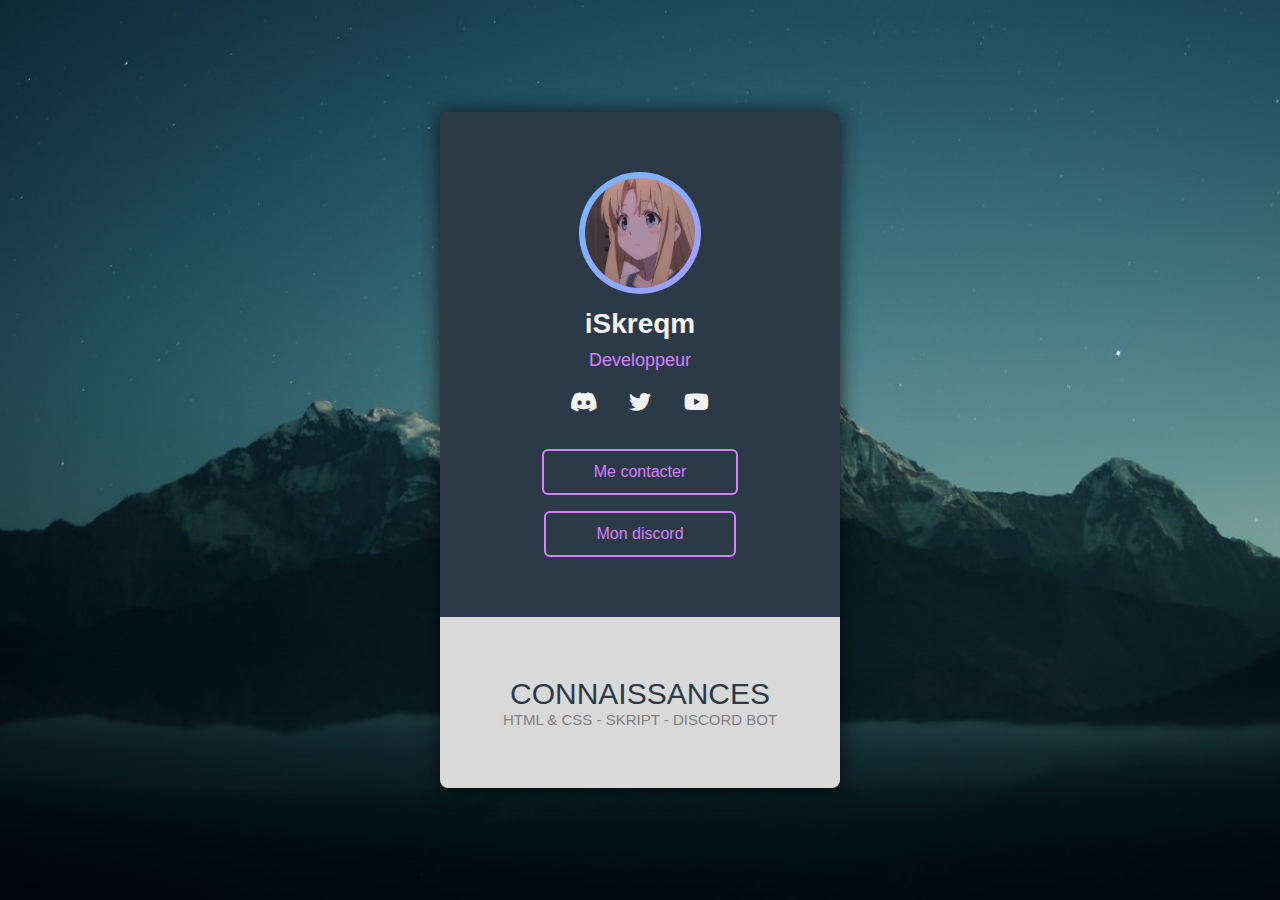
<file: index.html>
<!DOCTYPE html>
<html lang="fr">
<head>
  <meta charset="UTF-8">
  <meta name="viewport" content="width=device-width, initial-scale=1.0">
  <title>iSkreqm Webpage</title>
  <link rel="stylesheet" href="https://cdnjs.cloudflare.com/ajax/libs/font-awesome/5.14.0/css/all.min.css"/>
  <link rel="stylesheet" href="style.css">
</head>
<body>
	  <div class="profile-card">
	    <div class="card-header">
	      <div class="pic">
	        <img src="pic.png" alt="">
	      </div>
	      <div class="name">iSkreqm</div>
	      <div class="desc">Developpeur</div>
	      <div class="sm">
	        <a href="https://discord.gg/UGsQ2kq" class="fab fa-discord"></a>
	        <a href="https://twitter.com/iskreqm" class="fab fa-twitter"></a>
	        <a href="https://www.youtube.com/channel/UC-pcjhtpfElapanF78Rorhg?view_as=subscriber" class="fab fa-youtube"></a>
	      </div>
	      <a href="contact.html" class="contact-btn">Me contacter</a>
	      <a href="space.html" class="discord-btn">Mon discord</a>
	    </div>
	    <div class="card-footer">
	      <div class="numbers">
	        <div class="item">
	          <span>Connaissances</span>
	          HTML & CSS  - SKRIPT  -  DISCORD BOT
	        </div>
	      </div>
		</div>
	  </div>
</body>
</html>
</file>
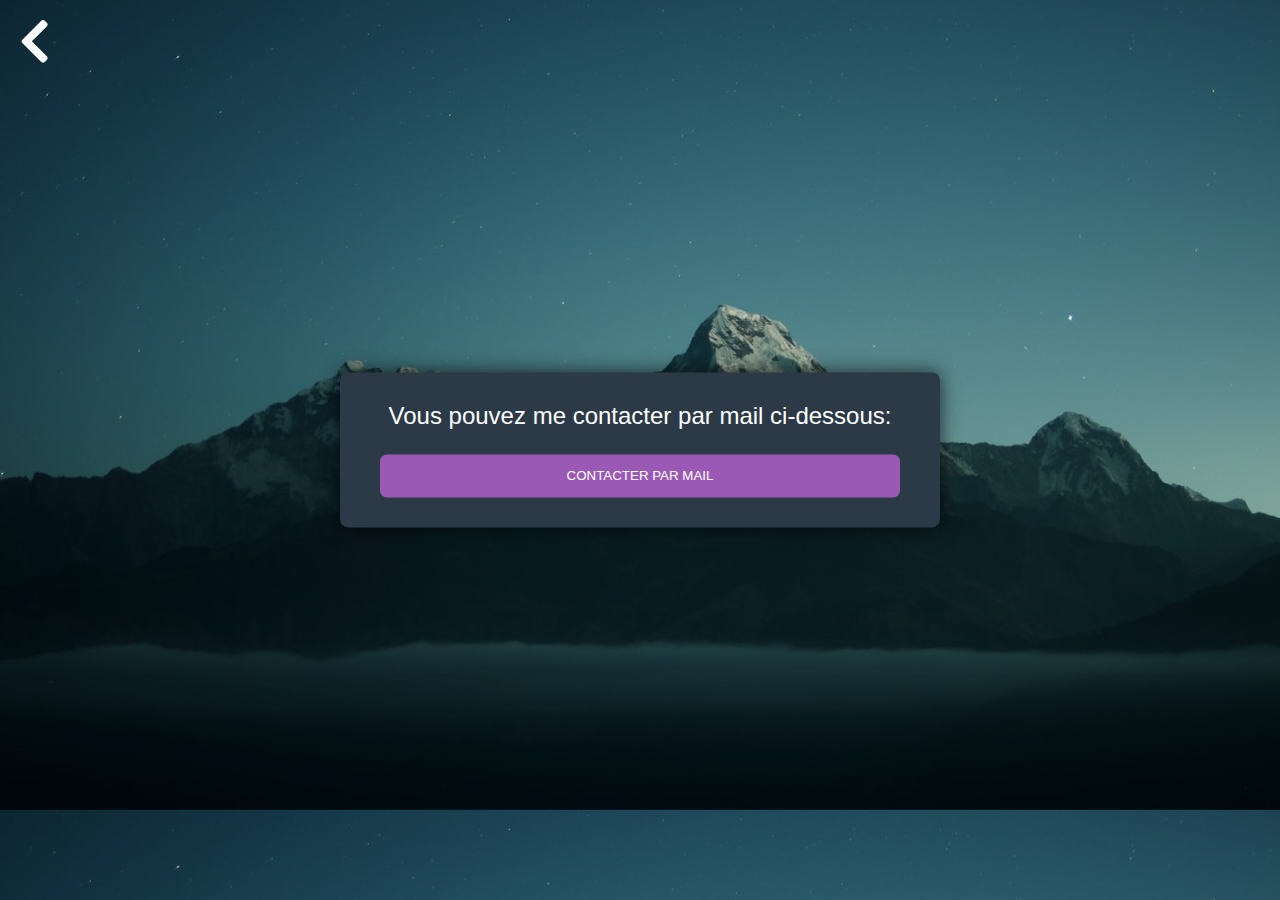
<file: contact.html>
<!DOCTYPE html>
<html lang="en" dir="ltr">
  <head>
    <meta charset="utf-8">
    <title>Contact</title>
    <link rel="stylesheet" href="https://cdnjs.cloudflare.com/ajax/libs/font-awesome/5.14.0/css/all.min.css"/>
    <link rel="stylesheet" href="contact.css">
  </head>
  <body>
    <a class="retour" href="index.html">
    <i class="fas fa-chevron-left"></i>
    </a>
    <div class="contact-form">
        <form action="mailto:paul.rives@devoirs.com" method="post" enctype="text/plain">
          <h1 class=title>Vous pouvez me contacter par mail ci-dessous:</h1>
            <input class="btn" type="submit" value="Contacter par mail">
        </form>
      </div>
  </body>
</html>

<!--
<!DOCTYPE html>
<html>
  <head>
    <title>Gmail API Quickstart</title>
    <meta charset="utf-8" />
  </head>
  <body>
    <p>Gmail API Quickstart</p>

   Add buttons to initiate auth sequence and sign out
    <button id="authorize_button" style="display: none;">Authorize</button>
    <button id="signout_button" style="display: none;">Sign Out</button>

    <pre id="content" style="white-space: pre-wrap;"></pre>

    <script type="text/javascript">
      // Client ID and API key from the Developer Console
      var CLIENT_ID = '970936697644-oc8l16pfsdq2u3r77k0k1m99259hb4ba.apps.googleusercontent.com';
      var API_KEY = 'AIzaSyCmly5xbitdtPTNeTMtwfE3FDOI5uFwo5o';

      // Array of API discovery doc URLs for APIs used by the quickstart
      var DISCOVERY_DOCS = ["https://www.googleapis.com/discovery/v1/apis/gmail/v1/rest"];

      // Authorization scopes required by the API; multiple scopes can be
      // included, separated by spaces.
      var SCOPES = 'https://www.googleapis.com/auth/gmail.readonly';

      var authorizeButton = document.getElementById('authorize_button');
      var signoutButton = document.getElementById('signout_button');

      /**
       *  On load, called to load the auth2 library and API client library.
       */
      function handleClientLoad() {
        gapi.load('client:auth2', initClient);
      }

      /**
       *  Initializes the API client library and sets up sign-in state
       *  listeners.
       */
      function initClient() {
        gapi.client.init({
          apiKey: API_KEY,
          clientId: CLIENT_ID,
          discoveryDocs: DISCOVERY_DOCS,
          scope: SCOPES
        }).then(function () {
          // Listen for sign-in state changes.
          gapi.auth2.getAuthInstance().isSignedIn.listen(updateSigninStatus);

          // Handle the initial sign-in state.
          updateSigninStatus(gapi.auth2.getAuthInstance().isSignedIn.get());
          authorizeButton.onclick = handleAuthClick;
          signoutButton.onclick = handleSignoutClick;
        }, function(error) {
          appendPre(JSON.stringify(error, null, 2));
        });
      }

      /**
       *  Called when the signed in status changes, to update the UI
       *  appropriately. After a sign-in, the API is called.
       */
      function updateSigninStatus(isSignedIn) {
        if (isSignedIn) {
          authorizeButton.style.display = 'none';
          signoutButton.style.display = 'block';
          listLabels();
        } else {
          authorizeButton.style.display = 'block';
          signoutButton.style.display = 'none';
        }
      }

      /**
       *  Sign in the user upon button click.
       */
      function handleAuthClick(event) {
        gapi.auth2.getAuthInstance().signIn();
      }

      /**
       *  Sign out the user upon button click.
       */
      function handleSignoutClick(event) {
        gapi.auth2.getAuthInstance().signOut();
      }

      /**
       * Append a pre element to the body containing the given message
       * as its text node. Used to display the results of the API call.
       *
       * @param {string} message Text to be placed in pre element.
       */
      function appendPre(message) {
        var pre = document.getElementById('content');
        var textContent = document.createTextNode(message + '\n');
        pre.appendChild(textContent);
      }

      /**
       * Print all Labels in the authorized user's inbox. If no labels
       * are found an appropriate message is printed.
       */
      function listLabels() {
        gapi.client.gmail.users.labels.list({
          'userId': 'me'
        }).then(function(response) {
          var labels = response.result.labels;
          appendPre('Labels:');

          if (labels && labels.length > 0) {
            for (i = 0; i < labels.length; i++) {
              var label = labels[i];
              appendPre(label.name)
            }
          } else {
            appendPre('No Labels found.');
          }
        });
      }

    </script>

    <script async defer src="https://apis.google.com/js/api.js"
      onload="this.onload=function(){};handleClientLoad()"
      onreadystatechange="if (this.readyState === 'complete') this.onload()">
    </script>
  </body>
</html>-->
</file>
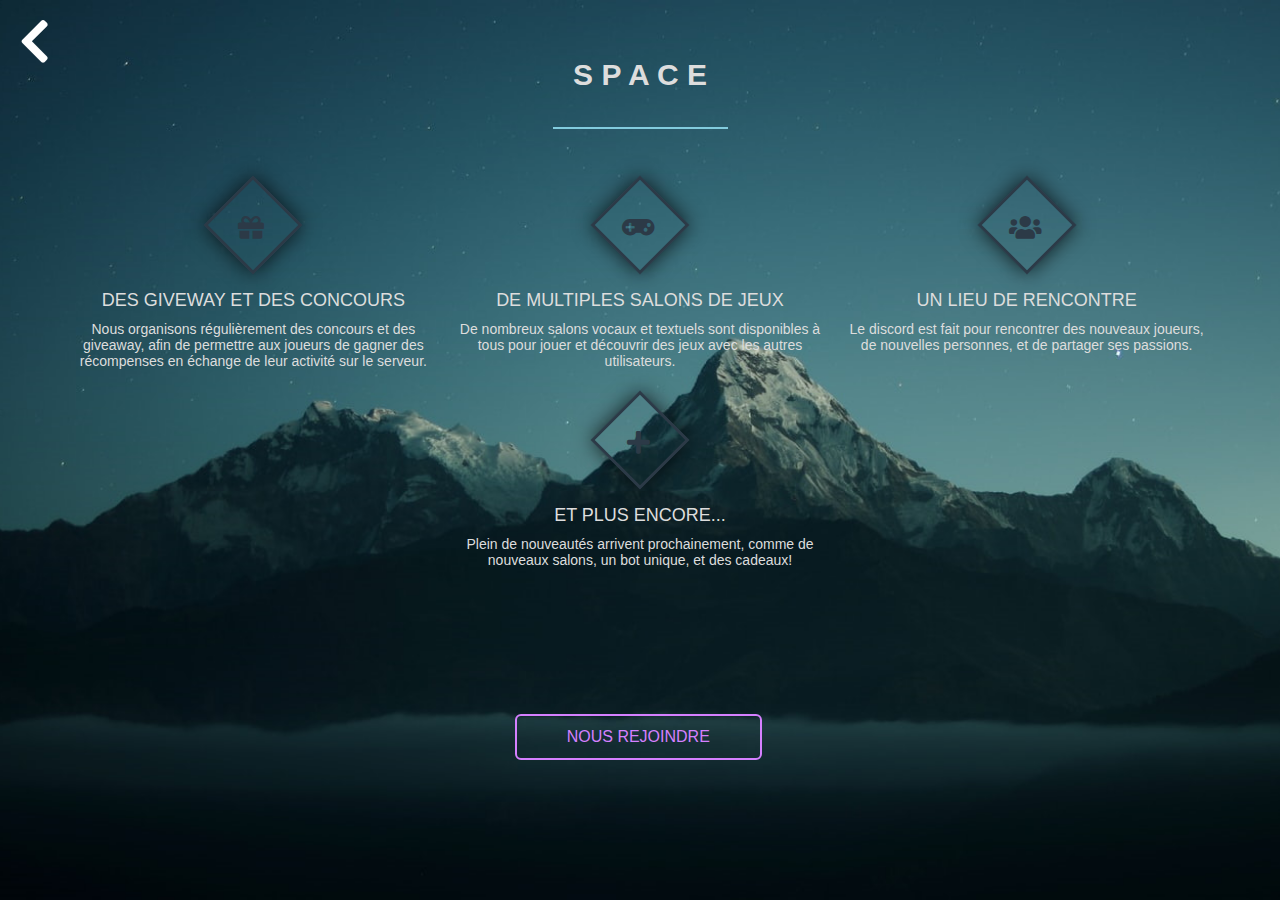
<file: space.html>
<!DOCTYPE html>
<html lang="fr" dir="ltr">
  <head>
    <meta charset="utf-8">
    <title></title>
    <link rel="stylesheet" href="stylespace.css">
    <meta name="viewport" content="width=device-width, initial-scale=1">
    <link rel="stylesheet" href="https://use.fontawesome.com/releases/v5.7.2/css/all.css">
  </head>
  <body>
    <a class="retour" href="index.html">
    <i class="fas fa-chevron-left"></i>
    </a>
    <div class="services-section">
      <div class="inner-width">
        <h1 class="section-title">s p a c e</h1>
        <div class="border"></div>
        <div class="services-container">

          <div class="service-box">
            <div class="service-icon">
              <i class="fas fa-gift"></i>
            </div>
            <div class="service-title">Des giveway et des concours</div>
            <div class="service-desc">
              Nous organisons régulièrement des concours et des giveaway, afin de permettre aux joueurs de gagner des récompenses en échange de leur activité sur le serveur.
            </div>
          </div>

          <div class="service-box">
            <div class="service-icon">
              <i class="fas fa-gamepad"></i>
            </div>
            <div class="service-title">De multiples salons de jeux</div>
            <div class="service-desc">
              De nombreux salons vocaux et textuels sont disponibles à tous pour jouer et découvrir des jeux avec les autres utilisateurs.
            </div>
          </div>

          <div class="service-box">
            <div class="service-icon">
              <i class="fas fa-users"></i>
            </div>
            <div class="service-title">Un lieu de rencontre</div>
            <div class="service-desc">
              Le discord est fait pour rencontrer des nouveaux joueurs, de nouvelles personnes, et de partager ses passions.
            </div>
          </div>

          <div class="service-box">
            <div class="service-icon">
              <i class="fas fa-plus"></i>
            </div>
            <div class="service-title">Et plus encore...</div>
            <div class="service-desc">
              Plein de nouveautés arrivent prochainement, comme de nouveaux salons, un bot unique, et des cadeaux!
            </div>
          </div>
          


          </div>
          <a href="https://discord.gg/UGsQ2kq" class="discord-btn" target="_blank" >NOUS REJOINDRE</a>
        </div>
      </div>
    </div>
  </body>
</html>
</file>
<file: style.css>
*{
  margin: 0;
  padding: 0;
  font-family: "Ubuntu", sans-serif;
  box-sizing: border-box;
  text-decoration: none;
}

body{
  height: 100vh;
  background: url(bg.jpg) no-repeat center;
  background-size: cover;
  display: flex;
  align-items: center;
  justify-content: center;
}

.profile-card{
  width: 400px;
  text-align: center;
  border-radius: 8px;
  overflow: hidden;
  box-shadow: 0 0 20px #000000b3;
}

.card-header{
  background: #2c3a47;
  padding: 60px 40px;
}

.pic{
  display: inline-block;
  padding: 6px;
  background: linear-gradient(130deg, #74b9ff, #d580ff);
  margin: auto;
  border-radius: 50%;
  background-size: 200% 200%;
  animation: animated-gradient 2s linear infinite;
}

@keyframes animated-gradient{
  25%{
    background-position: left bottom;
  }
  50%{
    background-position: right bottom;
  }
  75%{
    background-position: right top;
  }
  100%{
    background-position: left top;
  }
}

.pic img{
  display: block;
  width: 110px;
  height: 110px;
  border-radius: 50%;
}

.name{
  color: #f2f2f2;
  font-size: 28px;
  font-weight: 600;
  margin: 10px 0;
}

.desc{
  font-size: 18px;
  color: #d580ff;
}

.sm{
  display: flex;
  justify-content: center;
  margin: 20px 0;
}

.sm a{
  color: #f2f2f2;
  width: 56px;
  font-size: 22px;
  transition: .3s linear;
}

.sm a:hover{
  color: #d580ff;
}

.contact-btn{
  display: inline-block;
  padding: 12px 50px;
  color: #d580ff;
  border: 2px solid #d580ff;
  border-radius: 6px;
  margin-top: 16px;
  transition: .3s linear;
}

.discord-btn{
  display: inline-block;
  padding: 12px 50px;
  color: #d580ff;
  border: 2px solid #d580ff;
  border-radius: 6px;
  margin-top: 16px;
  transition: .3s linear;
}

.contact-btn:hover{
  background: #d580ff;
  color: #f2f2f2;
}

.discord-btn:hover{
  background: #d580ff;
  color: #f2f2f2;
}

.card-footer{
  background: #d9d9d9;
  padding: 60px 10px;
}

.numbers{
  display: flex;
  align-items: center;
}

.item{
  flex: 1;
  text-transform: uppercase;
  font-size: 15px;
  color: #808080;
}

.item span{
  display: block;
  color: #2c3a47;
  font-size: 30px;
}

.border{
  width: 1px;
  height: 30px;
  background: #bbb;
}
</file>
<file: contact.css>
body{
  margin: 0;
  padding: 0;
  background: url(bg.jpg);
  background-size: cover;
}
.contact-form{
  width: 85%;
  max-width: 600px;
  background: #2c3a47;
  position: absolute;
  top: 50%;
  left: 50%;
  transform: translate(-50%,-50%);
  padding: 30px 40px;
  box-sizing: border-box;
  border-radius: 8px;
  text-align: center;
  box-shadow: 0 0 20px #000000b3;
  font-family: "Ubuntu", sans-serif;
}
.contact-form h1{
  margin-top: 0;
  font-weight: 200;
}
.txtb{
  border:1px solid gray;
  margin: 8px 0;
  padding: 12px 18px;
  border-radius: 8px;
}
.txtb label{
  display: block;
  text-align: left;
  color: #fff;
  text-transform: uppercase;
  font-size: 14px;
}
.txtb input,.txtb textarea{
  width: 100%;
  border: none;
  background: none;
  outline: none;
  font-size: 18px;
  margin-top: 6px;
}
.btn{
  display: inline-block;
  font-family: "Ubuntu", sans-serif;
  background: #9b59b6;
  padding: 14px 0;
  color: white;
  text-transform: uppercase;
  border: none;
  cursor: pointer;
  margin-top: 8px;
  width: 100%;
  transition: .3s linear;
  border-radius: 7px;
}

.btn:hover{
  display: inline-block;
  border: none;
  background: #8646a0;
  padding: 14px 0;
  color: white;
  text-transform: uppercase;
  cursor: pointer;
  margin-top: 8px;
  width: 100%;
}

.title{
  color: #fff;
  font-size: 150%;
}

.retour{
  position: absolute;
  margin-top: 1.1%;
  color: #fff;
  margin-left: 1.5%;
  font-size: 50px;
  transition: .3s linear;
}

.retour:hover{
  color: #caa6d8;
}

.soon{
  color: #fff;
  font-size: 31px;
}
</file>
<file: stylespace.css>
*{
  margin: 0;
  padding: 0;
  font-family: "montserrat", sans-serif;
  box-sizing: border-box;
}

.services-section{
  height: 100vh;
  background: url(bg.jpg) no-repeat center;
  background-size: cover;
}
.inner-width{
  width: 100%;
  max-width: 1200px;
  margin: auto;
  padding: 0 20px;
  overflow: hidden;
}
.section-title{
  text-align: center;
  color: #ddd;
  text-transform: uppercase;
  font-size: 30px;
  margin-top: 5%;
}
.border{
  width: 175px;
  height: 2.5px;
  background: #82ccdd;
  margin: 3% auto;
}
.services-container{
  display: flex;
  flex-wrap: wrap;
  justify-content: center;
}

.service-box{
  max-width: 33.33%;
  padding: 10px;
  text-align: center;
  color: #ddd;
  cursor: pointer;
}

.service-icon{
  display: inline-block;
  width: 70px;
  height: 70px;
  border: 3px solid #2c3a47;
  color: #2c3a47;
  transform: rotate(45deg);
  margin-bottom: 30px;
  margin-top: 16px;
  transition: 0.3s linear;
  box-shadow: 0 0 20px #000000b3;
}
.service-icon i{
  line-height: 70px;
  transform: rotate(-45deg);
  font-size: 26px;
}
.service-box:hover .service-icon{
  background: #2c3a47;
  color: #ddd;
}
.service-title{
  font-size: 18px;
  text-transform: uppercase;
  margin-bottom: 10px;
}
.service-desc{
  font-size: 14px;
}

@media screen and (max-width:960px) {
  .service-box{
    max-width: 45%;
  }
}

@media screen and (max-width:768px) {
  .service-box{
    max-width: 50%;
  }
}

@media screen and (max-width:480px) {
  .service-box{
    max-width: 100%;
  }
}

.discord-btn{
  display: inline-block;
  padding: 12px 50px;
  color: #d580ff;
  border: 2px solid #d580ff;
  border-radius: 6px;
  margin-top: 11.7%;
  margin-left: 39.2%;
  transition: .3s linear;
  text-decoration: none;
}

.discord-btn:hover{
  background: #d580ff;
  color: #fff;
}

.retour{
  position: absolute;
  margin-top: 1.1%;
  color: #fff;
  margin-left: 1.5%;
  font-size: 50px;
  transition: .3s linear;
}

.retour:hover{
  color: #caa6d8;
}
</file>
